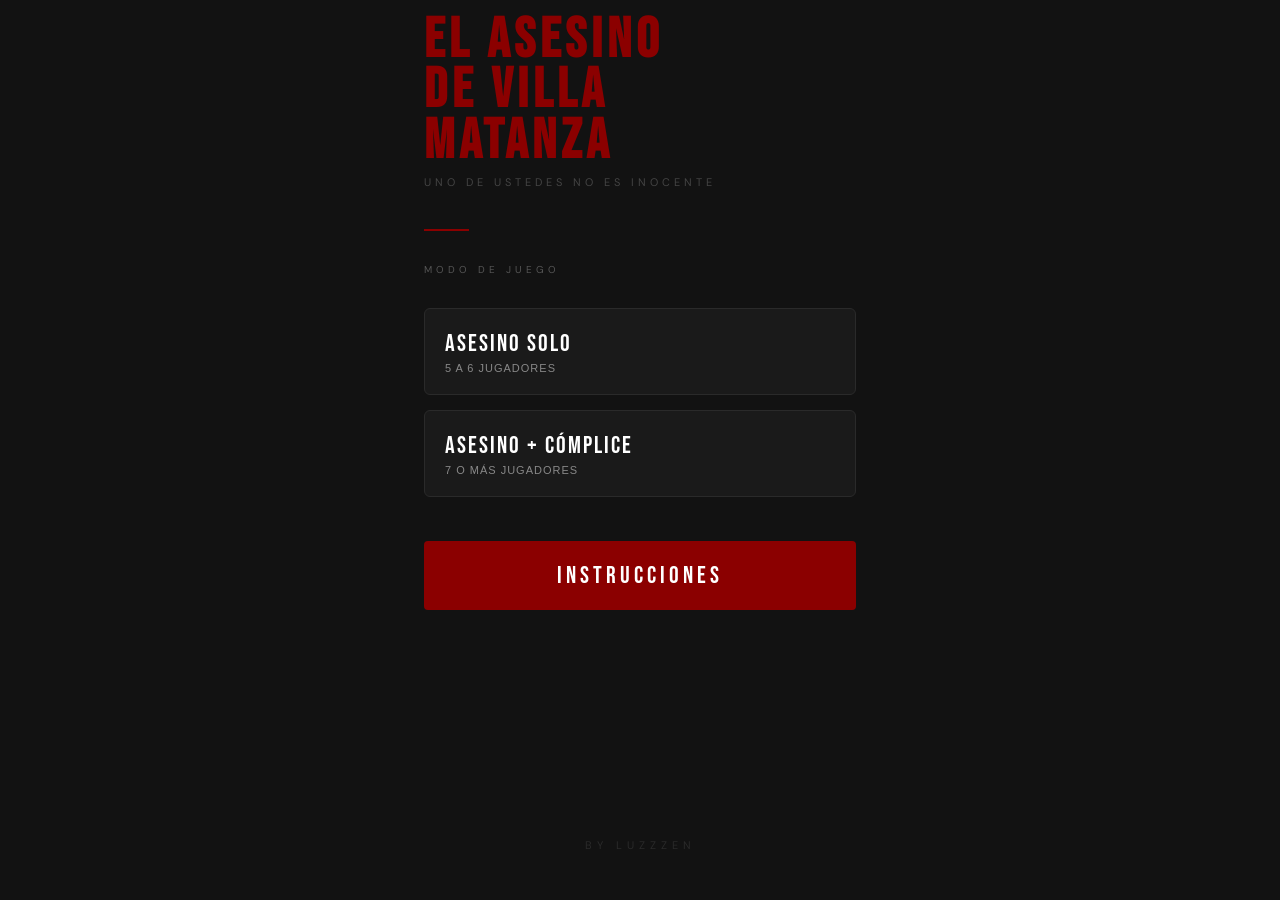
<file: index.html>
<!DOCTYPE html>
<html lang="es">
<head>
  <meta charset="UTF-8" />
  <meta name="viewport" content="width=device-width, initial-scale=1.0" />
  <title>El Asesino de Villa Matanza</title>
  <link rel="stylesheet" href="style.css" />
  <link href="https://fonts.googleapis.com/css2?family=Bebas+Neue&family=DM+Sans:wght@300;400;500&display=swap" rel="stylesheet" />
  <link rel="icon" type="image/svg+xml" href="favicon.svg" />
  <link rel="manifest" href="manifest.json" />
  <meta name="theme-color" content="#8b0000" />
</head>
<body>

  <!-- MODO DE JUEGO -->
<div id="screen-mode" class="screen active">
  <div class="container">
    <h1 class="titulo">El Asesino<br>de Villa<br>Matanza</h1>
    <p class="subtitulo">Uno de ustedes no es inocente</p>
    <div class="bloodline"></div>
    <p class="label">Modo de juego</p>
    <div class="mode-grid">
      <button class="mode-btn" onclick="selectMode('solo')">
        <span class="mode-name">Asesino Solo</span>
        <span class="mode-players">5 a 6 jugadores</span>
      </button>
      <button class="mode-btn" onclick="selectMode('complice')">
        <span class="mode-name">Asesino + Cómplice</span>
        <span class="mode-players">7 o más jugadores</span>
      </button>
    </div>
    <a href="instrucciones.html" class="btn-instrucciones" style="margin-top:1.5rem">INSTRUCCIONES</a>
    <p class="footer-brand">By Luzzzen</p>
  </div>
</div>

  <!-- SETUP -->
  <div id="screen-setup" class="screen">
    <div class="container">
      <h1 class="titulo" onclick="resetGame()" style="cursor:pointer;">El Asesino<br>de Villa<br>Matanza</h1>
      <p class="subtitulo">Uno de ustedes no es inocente</p>
      <div class="bloodline"></div>
      
      <p class="label">Jugadores</p>
      <div id="playerList" class="player-list"></div>
      
      <button class="btn-agregar" id="addBtn" onclick="addPlayer()">+ Agregar jugador</button>
      
      <div class="counter">
        <span>TOTAL: <span id="count">0</span> JUGADORES</span>
        <br>
        <small id="playerRangeText" style="font-size: 10px; opacity: 0.5;">Mín. 5 — Máx. 12</small>
      </div>

      <div class="toggle-row">
        <span class="toggle-label">ROLES FALSOS PARA VILLANOS</span>
        <label class="switch">
          <input type="checkbox" id="toggleRolesFalsos" onchange="toggleRolesFalsos()">
          <span class="slider"></span>
        </label>
      </div>

      <button class="btn-primary" id="startBtn" onclick="goToRoles()" disabled>COMENZAR</button>
      <p class="warning" id="warning" style="font-size: 11px; color: #8b0000; text-align: center; margin-top: 10px;"></p>
      
      <p class="footer-brand">By Luzzzen</p>
    </div>
</div>

  <!-- ASIGNACIÓN: pasar teléfono -->
  <div id="screen-roles" class="screen">
    <div class="container">
      <p class="label">Pasale el teléfono a</p>
      <h2 class="nombre-jugador" id="rolePlayerName"></h2>
      <div class="bloodline"></div>
      <p class="instruccion">Mirá tu rol en privado.<br>No se lo muestres a nadie.</p>
      <button class="btn-primary" onclick="revealRole()">VER MI ROL</button>
    </div>
  </div>

  <!-- ASIGNACIÓN: ver rol -->
  <div id="screen-reveal" class="screen">
    <div class="container">
      <p class="label">Tu rol esta ronda</p>
      <h2 class="rol-nombre" id="revealRoleName"></h2>
      <div class="bloodline"></div>
      <p class="rol-desc" id="revealRoleDesc"></p>
      <div id="villainExtra" class="villain-extra" style="display:none">
        <p class="label" style="margin-top:1.5rem">Tu cómplice</p>
        <p class="complice-nombre" id="compliceNombre"></p>
      </div>
      <button class="btn-primary" style="margin-top:2rem" onclick="nextRolePlayer()">ENTENDIDO</button>
    </div>
  </div>

  <!-- NOCHE: pasar teléfono -->
  <div id="screen-night-pass" class="screen">
    <div class="container">
      <p class="label">Noche — Ronda <span id="nightRoundNum"></span></p>
      <h2 class="nombre-jugador" id="nightPlayerName"></h2>
      <div class="bloodline"></div>
      <p class="instruccion">Villa Matanza duerme.<br>No muestres tu pantalla.</p>
      <button class="btn-primary" onclick="revealNightAction()">VER MI ACCIÓN</button>
    </div>
  </div>

  <!-- NOCHE: acción -->
  <div id="screen-night-action" class="screen">
    <div class="container">
      <p class="label" id="nightActionLabel"></p>
      <h2 class="rol-nombre" id="nightActionTitle"></h2>
      <div class="bloodline"></div>
      <p class="rol-desc" id="nightActionDesc"></p>
      <p class="rol-falso-hint" id="nightRolFalso" style="display:none"></p>

      <!-- Lista de jugadores (asesino / guardián / secuaz-sugerencia) -->
      <div id="nightPlayerPicker" style="display:none">
        <div id="nightPickerList" class="picker-list"></div>
      </div>

      <!-- Timer -->
      <div class="timer-wrap" id="timerWrap">
        <div class="timer-bar" id="timerBar"></div>
        <p class="timer-text" id="timerText">10</p>
      </div>

      <button class="btn-primary" id="nightContinueBtn" style="display:none" onclick="nextNightPlayer()">CONTINUAR</button>
    </div>
  </div>

  <!-- DÍA: anuncio de víctima -->
  <div id="screen-day-announce" class="screen">
    <div class="container">
      <p class="label">Amaneció en Villa Matanza</p>
      <div class="bloodline"></div>
      <div id="announceContent"></div>
      <button class="btn-primary" style="margin-top:2rem" onclick="startDebate()">INICIAR DEBATE</button>
    </div>
  </div>

  <!-- DÍA: debate -->
  <div id="screen-debate" class="screen">
    <div class="container">
      <p class="label">Ronda <span id="debateRoundNum"></span> — Debate</p>
      <h2 class="nombre-jugador" style="font-size:32px; margin-bottom:0.5rem">Discutan entre ustedes</h2>
      <div class="bloodline"></div>
      <p class="instruccion">Cuando estén listos,<br>inicien la votación.</p>
      <div id="debateAlivePlayers" class="alive-list"></div>
      <button class="btn-primary" onclick="startVoting()">INICIAR VOTACIÓN</button>
    </div>
  </div>

  <!-- VOTACIÓN: pasar teléfono -->
  <div id="screen-vote-pass" class="screen">
    <div class="container">
      <p class="label">Votación — Ronda <span id="voteRoundNum"></span></p>
      <h2 class="nombre-jugador" id="votePlayerName"></h2>
      <div class="bloodline"></div>
      <p class="instruccion">Votá en privado.<br>No muestres tu pantalla.</p>
      <button class="btn-primary" onclick="revealVote()">VOTAR</button>
    </div>
  </div>

  <!-- VOTACIÓN: emitir voto -->
  <div id="screen-vote-action" class="screen">
    <div class="container">
      <p class="label" id="voteActionLabel">¿A quién eliminás?</p>
      <div class="bloodline"></div>
      <div id="votePickerList" class="picker-list"></div>
    </div>
  </div>

  <!-- RESULTADO DE VOTACIÓN -->
  <div id="screen-vote-result" class="screen">
    <div class="container">
      <p class="label">El pueblo decidió</p>
      <div class="bloodline"></div>
      <div id="voteResultContent"></div>
      <button class="btn-primary" style="margin-top:2rem" id="voteResultBtn" onclick="afterVoteResult()"></button>
    </div>
  </div>

  <!-- FIN DE PARTIDA -->
  <div id="screen-gameover" class="screen">
    <div class="container">
      <h1 class="titulo" id="gameoverTitle"></h1>
      <div class="bloodline"></div>
      <p class="rol-desc" id="gameoverDesc"></p>
      <div id="gameoverRoles" class="gameover-roles"></div>
      <button class="btn-primary" style="margin-top:2rem" onclick="resetGame(false)">
  NUEVA PARTIDA<br>
  <small style="font-size:10px;opacity:0.7">con los mismos jugadores</small>
</button>
      <button class="btn-primary" style="margin-top:1rem" onclick="resetGame(true)">
  MENÚ INICIAL
</button>
    </div>
  </div>

<div id="screen-transition" class="screen">
  <div class="container" style="text-align:center;">
    <h1 id="transitionText" class="titulo"></h1>
  </div>
</div>
  
  <script src="js/roles.js"></script>
  <script src="js/game.js?v=0.9.7"></script>
</body>
</html>
</file>
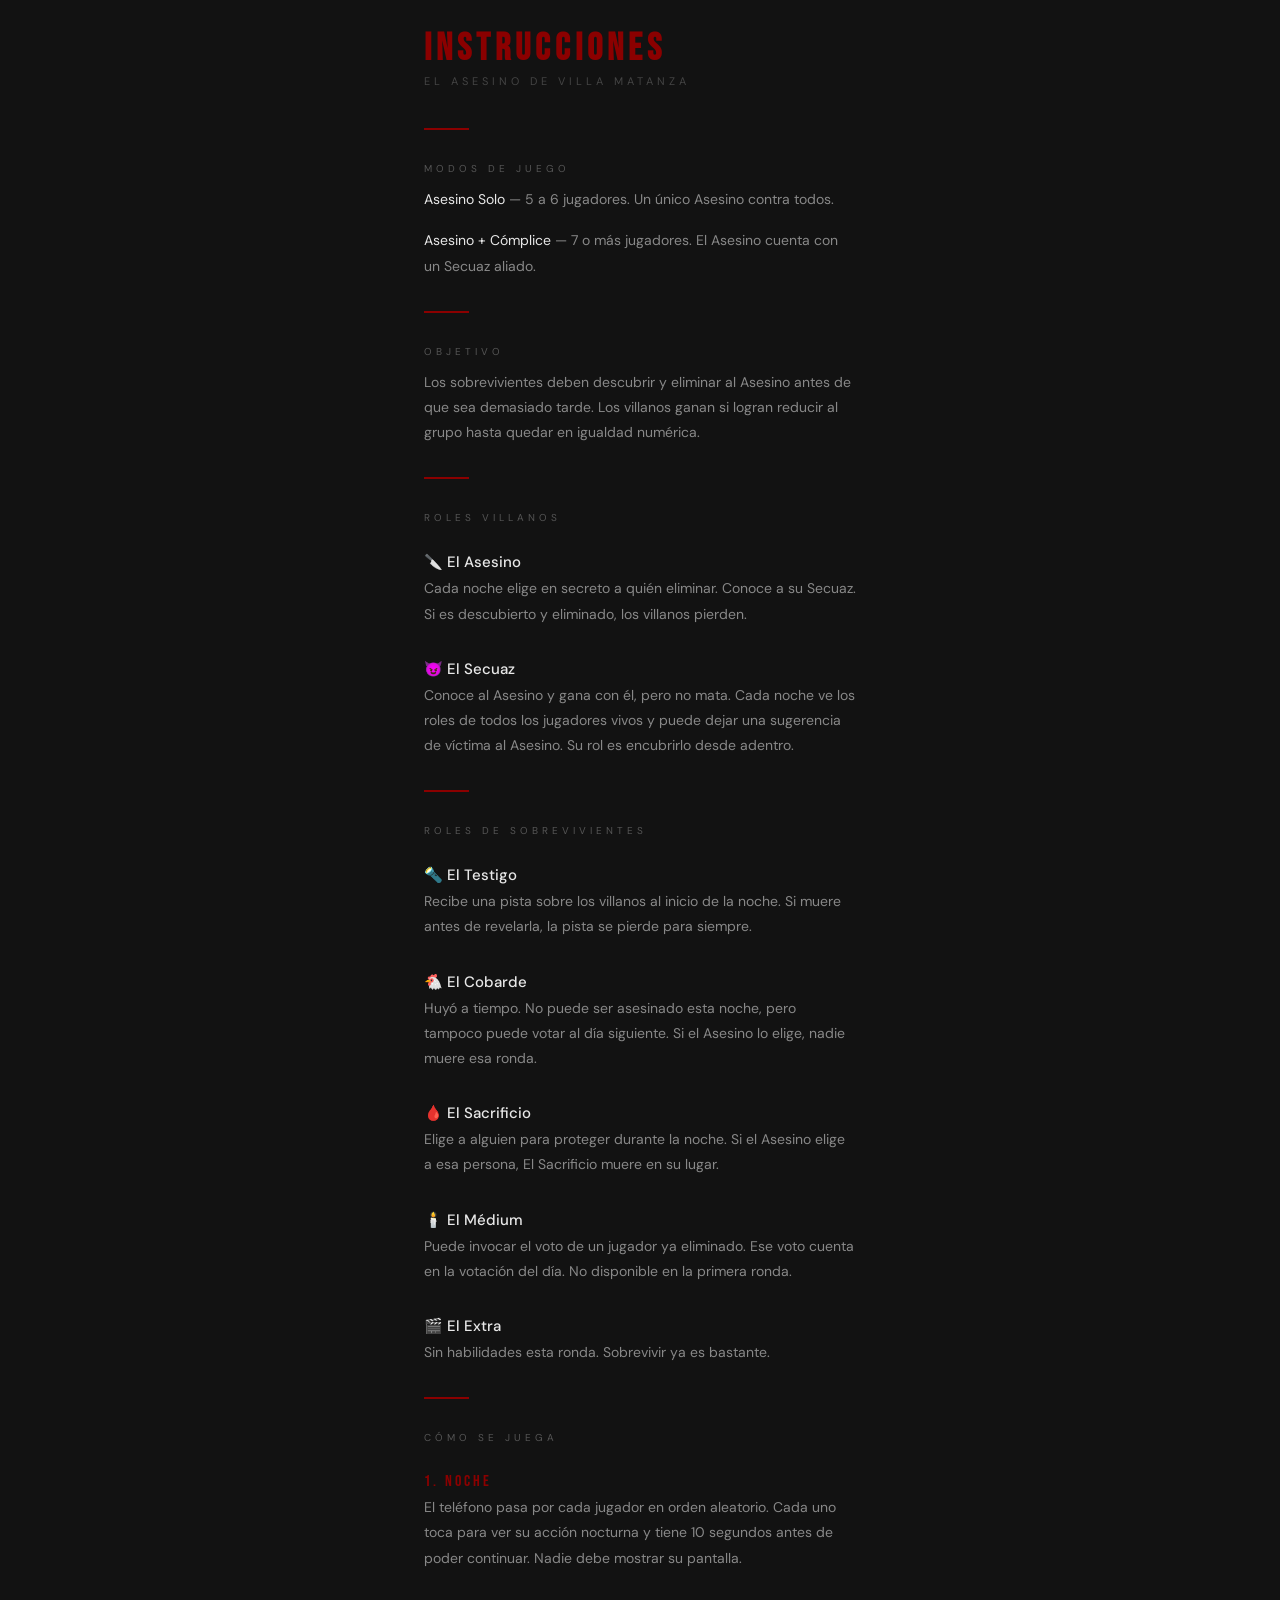
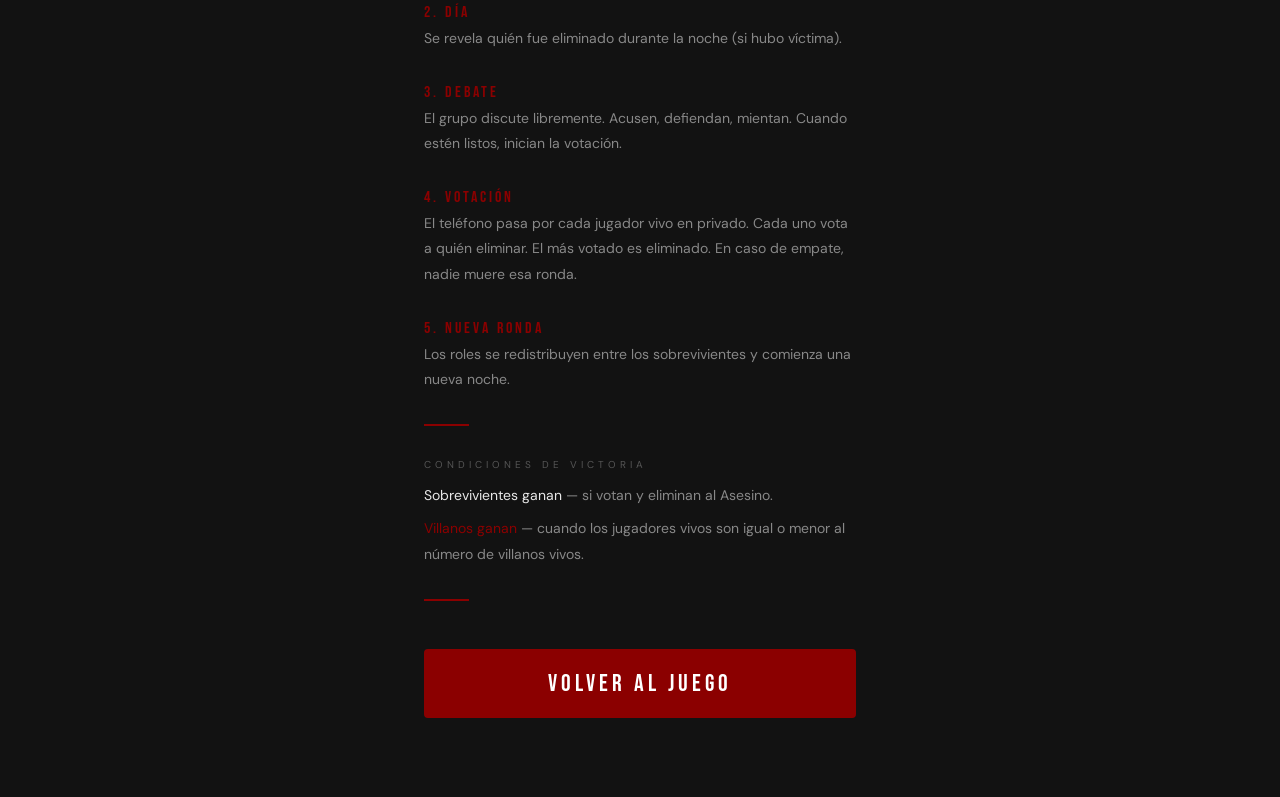
<file: instrucciones.html>
<!DOCTYPE html>
<html lang="es">
<head>
  <meta charset="UTF-8" />
  <meta name="viewport" content="width=device-width, initial-scale=1.0" />
  <title>Instrucciones — El Asesino de Villa Matanza</title>
  <link rel="stylesheet" href="style.css" />
  <link href="https://fonts.googleapis.com/css2?family=Bebas+Neue&family=DM+Sans:wght@300;400;500&display=swap" rel="stylesheet" />
  <link rel="icon" type="image/svg+xml" href="favicon.svg" />
</head>
<body>
  <div class="container" style="padding-top: 2rem; padding-bottom: 4rem;">

    <h1 class="titulo" style="font-size: 38px;">Instrucciones</h1>
    <p class="subtitulo">El Asesino de Villa Matanza</p>
    <div class="bloodline"></div>

    <p class="label">Modos de juego</p>
    <p class="instr-text"><span style="color:#e8e8e8">Asesino Solo</span> — 5 a 6 jugadores. Un único Asesino contra todos.</p>
    <p class="instr-text"><span style="color:#e8e8e8">Asesino + Cómplice</span> — 7 o más jugadores. El Asesino cuenta con un Secuaz aliado.</p>

    <div class="bloodline"></div>

    <p class="label">Objetivo</p>
    <p class="instr-text">Los sobrevivientes deben descubrir y eliminar al Asesino antes de que sea demasiado tarde. Los villanos ganan si logran reducir al grupo hasta quedar en igualdad numérica.</p>

    <div class="bloodline"></div>

    <p class="label">Roles villanos</p>

    <p class="instr-rol">🔪 El Asesino</p>
    <p class="instr-text">Cada noche elige en secreto a quién eliminar. Conoce a su Secuaz. Si es descubierto y eliminado, los villanos pierden.</p>

    <p class="instr-rol">😈 El Secuaz</p>
    <p class="instr-text">Conoce al Asesino y gana con él, pero no mata. Cada noche ve los roles de todos los jugadores vivos y puede dejar una sugerencia de víctima al Asesino. Su rol es encubrirlo desde adentro.</p>

    <div class="bloodline"></div>

    <p class="label">Roles de sobrevivientes</p>

    <p class="instr-rol">🔦 El Testigo</p>
    <p class="instr-text">Recibe una pista sobre los villanos al inicio de la noche. Si muere antes de revelarla, la pista se pierde para siempre.</p>

    <p class="instr-rol">🐔 El Cobarde</p>
    <p class="instr-text">Huyó a tiempo. No puede ser asesinado esta noche, pero tampoco puede votar al día siguiente. Si el Asesino lo elige, nadie muere esa ronda.</p>

    <p class="instr-rol">🩸 El Sacrificio</p>
    <p class="instr-text">Elige a alguien para proteger durante la noche. Si el Asesino elige a esa persona, El Sacrificio muere en su lugar.</p>

    <p class="instr-rol">🕯️ El Médium</p>
    <p class="instr-text">Puede invocar el voto de un jugador ya eliminado. Ese voto cuenta en la votación del día. No disponible en la primera ronda.</p>

    <p class="instr-rol">🎬 El Extra</p>
    <p class="instr-text">Sin habilidades esta ronda. Sobrevivir ya es bastante.</p>

    <div class="bloodline"></div>

    <p class="label">Cómo se juega</p>

    <p class="instr-paso">1. NOCHE</p>
    <p class="instr-text">El teléfono pasa por cada jugador en orden aleatorio. Cada uno toca para ver su acción nocturna y tiene 10 segundos antes de poder continuar. Nadie debe mostrar su pantalla.</p>

    <p class="instr-paso">2. DÍA</p>
    <p class="instr-text">Se revela quién fue eliminado durante la noche (si hubo víctima).</p>

    <p class="instr-paso">3. DEBATE</p>
    <p class="instr-text">El grupo discute libremente. Acusen, defiendan, mientan. Cuando estén listos, inician la votación.</p>

    <p class="instr-paso">4. VOTACIÓN</p>
    <p class="instr-text">El teléfono pasa por cada jugador vivo en privado. Cada uno vota a quién eliminar. El más votado es eliminado. En caso de empate, nadie muere esa ronda.</p>

    <p class="instr-paso">5. NUEVA RONDA</p>
    <p class="instr-text">Los roles se redistribuyen entre los sobrevivientes y comienza una nueva noche.</p>

    <div class="bloodline"></div>

    <p class="label">Condiciones de victoria</p>
    <p class="instr-text" style="margin-bottom: 8px;"><span style="color:#e8e8e8">Sobrevivientes ganan</span> — si votan y eliminan al Asesino.</p>
    <p class="instr-text"><span style="color:#8b0000">Villanos ganan</span> — cuando los jugadores vivos son igual o menor al número de villanos vivos.</p>

    <div class="bloodline"></div>

    <a href="index.html?from=instrucciones" class="btn-primary" style="display:block; text-align:center; text-decoration:none; margin-top:1rem;">VOLVER AL JUEGO</a>

  </div>
</body>
</html>
</file>
<file: style.css>
@import url('https://fonts.googleapis.com/css2?family=Bebas+Neue&family=DM+Sans:wght@300;400;500&display=swap');

/* --- CONFIGURACIÓN GLOBAL --- */
:root {
    --rojo-sangre: #8b0000;
    --rojo-hover: #a30000;
    --negro-fondo: #121212;
    --gris-oscuro: #1a1a1a;
    --gris-borde: #2a2a2a;
    --texto-principal: #e8e8e8;
    --texto-secundario: #888;
}

*, *::before, *::after { 
    box-sizing: border-box; 
    margin: 0; 
    padding: 0; 
    -webkit-tap-highlight-color: transparent; 
}

body {
    background: var(--negro-fondo);
    color: var(--texto-principal);
    font-family: 'DM Sans', sans-serif;
    min-height: 100vh;
    overflow-x: hidden;
}

.container { 
    max-width: 480px; 
    margin: 0 auto; 
    padding: 1rem 1.5rem 3rem;
    display: flex; 
    flex-direction: column; 
    min-height: 100vh;
}

/* --- ANIMACIONES --- */
.screen { display: none; opacity: 0; }
.screen.active { display: block; animation: fadeIn 0.4s ease forwards; }

@keyframes fadeIn { 
    from { opacity: 0; transform: translateY(10px); } 
    to { opacity: 1; transform: translateY(0); } 
}

@keyframes flicker {
    0%, 18%, 22%, 25%, 53%, 57%, 100% { opacity: 1; }
    20%, 24%, 55% { opacity: 0.3; }
}

/* --- BRANDING --- */
.titulo { 
    font-family: 'Bebas Neue', sans-serif; 
    font-size: 56px; 
    letter-spacing: 5px; 
    color: var(--rojo-sangre); 
    line-height: 0.9; 
    margin-bottom: 0.5rem;
    text-transform: uppercase;
}

.subtitulo { 
    font-size: 11px; 
    letter-spacing: 4px; 
    text-transform: uppercase; 
    color: #444; 
    margin-bottom: 1.5rem;
    animation: flicker 4s linear infinite;
}

.bloodline { 
    width: 45px; 
    height: 2px; 
    background: var(--rojo-sangre); 
    margin: 1rem 0 2rem; 
}

.label { 
    font-size: 10px; 
    letter-spacing: 4px; 
    text-transform: uppercase; 
    color: #555; 
    margin-bottom: 12px; 
}

.instruccion {
    font-size: 15px;
    color: var(--texto-secundario);
    line-height: 1.8;
    margin-bottom: 2rem;
}

/* --- LISTA DE JUGADORES --- */
.player-list {
    display: flex;
    flex-direction: column;
    margin-bottom: 1rem;
}

.player-row {
    background: rgba(255,255,255,0.03);
    border: 1px solid var(--gris-borde);
    padding: 16px;
    border-radius: 6px;
    margin-bottom: 15px;
    display: flex;
    flex-direction: column;
    gap: 12px;
}

.player-num { 
    font-family: 'Bebas Neue', sans-serif; 
    color: var(--rojo-sangre); 
    font-size: 14px; 
    letter-spacing: 1px;
}

.player-fields { display: flex; flex-direction: column; gap: 10px; }
.player-sub { display: flex; gap: 10px; align-items: center; }

.vm-input, .vm-select { 
    background: #080808; 
    border: 1px solid var(--gris-borde); 
    color: #fff; 
    padding: 14px; 
    font-size: 16px; 
    border-radius: 4px; 
    outline: none; 
    width: 100%;
    font-family: 'DM Sans', sans-serif;
}

.vm-input:focus { border-color: var(--rojo-sangre); box-shadow: 0 0 5px rgba(139, 0, 0, 0.2); }
.vm-input::placeholder { color: #333; }
.vm-select option { background: #080808; }

input[type=number]::-webkit-inner-spin-button,
input[type=number]::-webkit-outer-spin-button { -webkit-appearance: none; }
input[type=number] { -moz-appearance: textfield; }

.btn-remove { 
    background: none; 
    border: none; 
    color: #555; 
    font-size: 20px; 
    cursor: pointer;
}

/* --- TOGGLE ROLES FALSOS --- */
.toggle-row {
    display: flex; 
    justify-content: space-between; 
    align-items: center;
    padding: 20px 0; 
    border-top: 1px solid var(--gris-borde); 
    margin-top: 15px;
    margin-bottom: 1.5rem;
}

.toggle-label { 
    font-family: 'Bebas Neue', sans-serif; 
    font-size: 18px; 
    letter-spacing: 1.5px; 
    color: var(--texto-principal);
}

.switch { position: relative; display: inline-block; width: 48px; height: 26px; }
.switch input { opacity: 0; width: 0; height: 0; }

.slider {
    position: absolute; cursor: pointer; inset: 0; 
    background: #2a2a2a; transition: .3s; border-radius: 30px;
}

.slider:before {
    position: absolute; content: ""; height: 18px; width: 18px;
    left: 4px; bottom: 4px; background: white; transition: .3s; border-radius: 50%;
}

input:checked + .slider { background: var(--rojo-sangre); }
input:checked + .slider:before { transform: translateX(22px); }

/* --- BOTONES PRINCIPALES --- */
.btn-primary, .btn-instrucciones {
    width: 100%; 
    background: var(--rojo-sangre); 
    color: #fff; 
    border: none;
    padding: 20px; 
    font-family: 'Bebas Neue', sans-serif; 
    font-size: 24px;
    letter-spacing: 4px; 
    border-radius: 4px; 
    cursor: pointer; 
    text-decoration: none;
    display: block; 
    text-align: center; 
    margin-bottom: 15px;
    transition: background 0.2s, transform 0.1s;
}

.btn-primary:active { background: var(--rojo-hover); transform: scale(0.98); }
.btn-primary:disabled { background: #222; color: #444; cursor: not-allowed; opacity: 0.4; transform: none; }

.btn-agregar {
    width: 100%; 
    background: transparent; 
    border: 1px dashed #444;
    color: var(--texto-secundario); 
    padding: 14px; 
    font-family: 'Bebas Neue', sans-serif;
    font-size: 15px; 
    letter-spacing: 2px; 
    margin-bottom: 2rem; 
    border-radius: 4px;
    cursor: pointer;
}

/* --- COUNTER --- */
.counter { 
    color: var(--rojo-sangre); 
    font-family: 'Bebas Neue', sans-serif; 
    font-size: 18px; 
    text-align: center; 
    margin-bottom: 20px; 
    letter-spacing: 2px;
}

.warning {
    font-size: 11px;
    color: var(--rojo-sangre);
    text-align: center;
    margin-top: 10px;
    min-height: 16px;
    letter-spacing: 1px;
}

/* --- PANTALLAS DE JUEGO --- */
.nombre-jugador {
    font-family: 'Bebas Neue', sans-serif;
    font-size: 42px;
    letter-spacing: 4px;
    color: var(--texto-principal);
    margin-bottom: 0.5rem;
}

.rol-nombre {
    font-family: 'Bebas Neue', sans-serif;
    font-size: 48px;
    color: var(--rojo-sangre);
    letter-spacing: 3px;
    margin-bottom: 0.5rem;
}

.rol-desc {
    font-size: 15px;
    color: var(--texto-secundario);
    line-height: 1.8;
    white-space: pre-line;
}

.villain-extra {
    border-left: 2px solid var(--rojo-sangre);
    padding-left: 1rem;
    margin-top: 1.5rem;
}

.complice-nombre {
    font-family: 'Bebas Neue', sans-serif;
    font-size: 24px;
    letter-spacing: 3px;
    color: var(--texto-principal);
    margin-top: 4px;
}

/* --- ROL FALSO HINT --- */
.rol-falso-hint {
    margin-top: 1rem;
    padding: 12px 16px;
    border-left: 2px solid var(--rojo-sangre);
    font-size: 13px;
    color: var(--texto-secundario);
    letter-spacing: 0.5px;
    line-height: 1.6;
}

/* --- PICKER (botones de selección de jugador) --- */
.picker-list {
    display: flex;
    flex-direction: column;
    gap: 10px;
    margin: 1.5rem 0;
}

.picker-btn {
    width: 100%;
    background: var(--gris-oscuro);
    border: 1px solid var(--gris-borde);
    color: var(--texto-principal);
    padding: 18px;
    border-radius: 6px;
    font-family: 'DM Sans', sans-serif;
    font-size: 16px;
    cursor: pointer;
    text-align: left;
    transition: all 0.2s;
    letter-spacing: 1px;
}

.picker-btn:active, .picker-btn.selected { 
    border-color: var(--rojo-sangre); 
    background: #1f0000; 
    color: #fff; 
}

/* --- TIMER --- */
.timer-wrap {
    margin: 2rem 0 1.5rem;
}

.timer-bar-bg {
    width: 100%;
    height: 4px;
    background: #2a2a2a;
    border-radius: 2px;
    overflow: hidden;
    margin-bottom: 10px;
}

.timer-bar {
    height: 100%;
    background: var(--rojo-sangre);
    width: 100%;
    transition: width 1s linear;
    border-radius: 2px;
}

.timer-text {
    font-family: 'Bebas Neue', sans-serif;
    font-size: 32px;
    color: var(--rojo-sangre);
    letter-spacing: 4px;
}

/* --- ALIVE LIST (debate) --- */
.alive-list {
    display: flex;
    flex-wrap: wrap;
    gap: 8px;
    margin: 1rem 0 2rem;
}

.alive-chip {
    background: var(--gris-oscuro);
    border: 1px solid var(--gris-borde);
    color: var(--texto-secundario);
    padding: 6px 14px;
    font-size: 13px;
    letter-spacing: 1px;
    border-radius: 20px;
}

/* --- GAMEOVER --- */
.gameover-roles {
    display: flex;
    flex-direction: column;
    gap: 8px;
    margin-top: 1.5rem;
}

.gameover-role-row {
    display: flex;
    justify-content: space-between;
    font-size: 14px;
    padding: 10px 0;
    border-bottom: 1px solid #1e1e1e;
    color: var(--texto-secundario);
}

.gameover-role-row span:first-child { color: var(--texto-principal); }
.gameover-role-row span:last-child { color: var(--texto-secundario); }
.villain-tag { color: var(--rojo-sangre) !important; }

/* --- MODOS DE JUEGO --- */
.mode-grid {
    display: flex;
    flex-direction: column;
    gap: 15px;
    margin: 20px 0;
}

.mode-btn {
    background: var(--gris-oscuro);
    border: 1px solid var(--gris-borde);
    padding: 20px;
    border-radius: 6px;
    display: flex;
    flex-direction: column;
    align-items: flex-start;
    cursor: pointer;
    text-align: left;
    transition: all 0.2s ease;
}

.mode-btn:active { border-color: var(--rojo-sangre); background: #1f0000; }

.mode-name {
    font-family: 'Bebas Neue', sans-serif;
    font-size: 24px;
    color: #fff;
    letter-spacing: 2px;
    margin-bottom: 4px;
    display: block;
}

.mode-players {
    font-size: 11px;
    color: var(--texto-secundario);
    text-transform: uppercase;
    letter-spacing: 1px;
    display: block;
}

/* --- INSTRUCCIONES --- */
.instr-text {
    font-size: 14px;
    color: var(--texto-secundario);
    line-height: 1.8;
    margin-bottom: 1rem;
}

.instr-rol {
    font-size: 15px;
    color: var(--texto-principal);
    font-weight: 500;
    margin-bottom: 4px;
    margin-top: 1rem;
}

.instr-paso {
    font-family: 'Bebas Neue', sans-serif;
    font-size: 16px;
    letter-spacing: 3px;
    color: var(--rojo-sangre);
    margin-bottom: 4px;
    margin-top: 1rem;
}

/* --- FOOTER --- */
.footer-brand { 
    margin-top: auto; 
    padding-top: 3rem; 
    font-size: 11px; 
    letter-spacing: 5px; 
    color: #2a2a2a; 
    text-align: center; 
    text-transform: uppercase;
}

#screen-transition {
  align-items: center;
  justify-content: center;
  height: 100vh;
}

#screen-transition.active {
  display: flex;
}

#screen-transition {
  background: #000;
}

#transitionText {
  font-size: 48px;
  letter-spacing: 4px;
  animation: fadeZoom 1s ease, flicker 2s infinite;
}

@keyframes fadeZoom {
  from {
    opacity: 0;
    transform: scale(0.8);
  }
  to {
    opacity: 1;
    transform: scale(1);
  }
}
</file>
